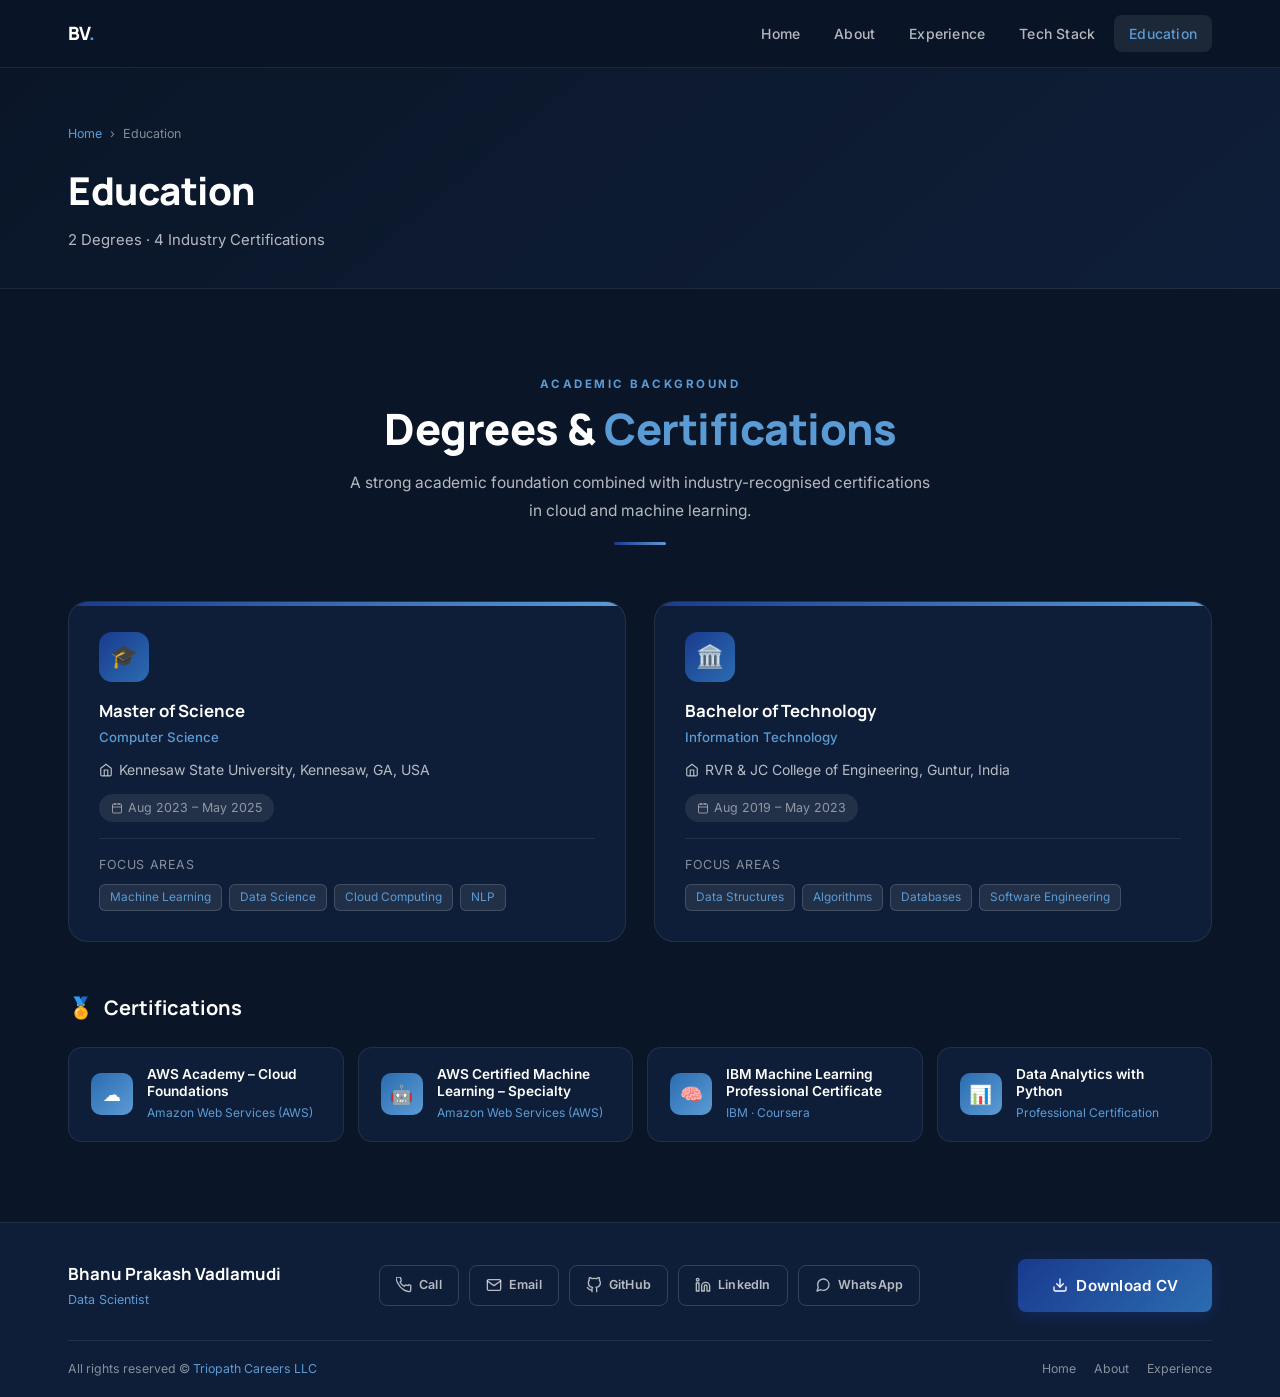
<file: education.html>
<!DOCTYPE html>
<html lang="en">
<head>
  <meta charset="UTF-8" />
  <meta name="viewport" content="width=device-width, initial-scale=1.0" />
  <meta name="description" content="Education and certifications of Bhanu Prakash Vadlamudi — Data Scientist." />
  <title>Education | Bhanu Vadlamudi</title>
  <link rel="stylesheet" href="assets/css/styles.css" />
  <link rel="stylesheet" href="assets/css/effects.css" />
  <link rel="icon" href="data:image/svg+xml,<svg xmlns='http://www.w3.org/2000/svg' viewBox='0 0 100 100'><defs><linearGradient id='g' x1='0' y1='0' x2='1' y2='1'><stop offset='0' stop-color='%231A3A8F'/><stop offset='1' stop-color='%232B6CB0'/></linearGradient></defs><rect width='100' height='100' rx='8' fill='url(%23g)'/><text x='50' y='68' font-family='Arial,sans-serif' font-weight='bold' font-size='44' fill='white' text-anchor='middle'>BV</text></svg>" />
</head>
<body data-page="education.html">

  <div id="nav-slot"></div>

  <div class="page-wrapper">

    <!-- Page Hero -->
    <div class="page-hero">
      <div class="page-hero-content">
        <div class="breadcrumb">
          <a href="index.html">Home</a>
          <span class="breadcrumb-sep">›</span>
          <span>Education</span>
        </div>
        <h1 class="page-title">Education</h1>
        <p class="page-subtitle">2 Degrees · 4 Industry Certifications</p>
      </div>
    </div>

    <!-- Education Section -->
    <section class="section">
      <div class="section-container">

        <div class="section-header">
          <span class="section-label">Academic Background</span>
          <h2 class="section-title">Degrees &amp; <span>Certifications</span></h2>
          <p class="section-desc">A strong academic foundation combined with industry-recognised certifications in cloud and machine learning.</p>
          <div class="section-bar"></div>
        </div>

        <!-- Degree Cards -->
        <div class="edu-grid">

          <!-- MS CS -->
          <div class="edu-card reveal">
            <div class="edu-icon">🎓</div>
            <div class="edu-degree">Master of Science</div>
            <div class="edu-field">Computer Science</div>
            <div class="edu-inst">
              <svg width="14" height="14" viewBox="0 0 24 24" fill="none" stroke="currentColor" stroke-width="2"><path d="M3 9l9-7 9 7v11a2 2 0 01-2 2H5a2 2 0 01-2-2z"/><polyline points="9 22 9 12 15 12 15 22"/></svg>
              Kennesaw State University, Kennesaw, GA, USA
            </div>
            <span class="edu-period">
              <svg width="12" height="12" viewBox="0 0 24 24" fill="none" stroke="currentColor" stroke-width="2"><rect x="3" y="4" width="18" height="18" rx="2"/><line x1="16" y1="2" x2="16" y2="6"/><line x1="8" y1="2" x2="8" y2="6"/><line x1="3" y1="10" x2="21" y2="10"/></svg>
              Aug 2023 – May 2025
            </span>
            <div style="margin-top:16px; padding-top:16px; border-top:1px solid var(--white-08);">
              <div style="font-size:.78rem; color:var(--white-50); text-transform:uppercase; letter-spacing:.6px; margin-bottom:8px;">Focus Areas</div>
              <div style="display:flex; flex-wrap:wrap; gap:7px;">
                <span style="font-size:.74rem; padding:3px 10px; border-radius:6px; background:var(--white-08); color:var(--light-azure); border:1px solid var(--white-15);">Machine Learning</span>
                <span style="font-size:.74rem; padding:3px 10px; border-radius:6px; background:var(--white-08); color:var(--light-azure); border:1px solid var(--white-15);">Data Science</span>
                <span style="font-size:.74rem; padding:3px 10px; border-radius:6px; background:var(--white-08); color:var(--light-azure); border:1px solid var(--white-15);">Cloud Computing</span>
                <span style="font-size:.74rem; padding:3px 10px; border-radius:6px; background:var(--white-08); color:var(--light-azure); border:1px solid var(--white-15);">NLP</span>
              </div>
            </div>
          </div>

          <!-- B.Tech IT -->
          <div class="edu-card reveal" style="transition-delay:.12s">
            <div class="edu-icon">🏛️</div>
            <div class="edu-degree">Bachelor of Technology</div>
            <div class="edu-field">Information Technology</div>
            <div class="edu-inst">
              <svg width="14" height="14" viewBox="0 0 24 24" fill="none" stroke="currentColor" stroke-width="2"><path d="M3 9l9-7 9 7v11a2 2 0 01-2 2H5a2 2 0 01-2-2z"/><polyline points="9 22 9 12 15 12 15 22"/></svg>
              RVR &amp; JC College of Engineering, Guntur, India
            </div>
            <span class="edu-period">
              <svg width="12" height="12" viewBox="0 0 24 24" fill="none" stroke="currentColor" stroke-width="2"><rect x="3" y="4" width="18" height="18" rx="2"/><line x1="16" y1="2" x2="16" y2="6"/><line x1="8" y1="2" x2="8" y2="6"/><line x1="3" y1="10" x2="21" y2="10"/></svg>
              Aug 2019 – May 2023
            </span>
            <div style="margin-top:16px; padding-top:16px; border-top:1px solid var(--white-08);">
              <div style="font-size:.78rem; color:var(--white-50); text-transform:uppercase; letter-spacing:.6px; margin-bottom:8px;">Focus Areas</div>
              <div style="display:flex; flex-wrap:wrap; gap:7px;">
                <span style="font-size:.74rem; padding:3px 10px; border-radius:6px; background:var(--white-08); color:var(--light-azure); border:1px solid var(--white-15);">Data Structures</span>
                <span style="font-size:.74rem; padding:3px 10px; border-radius:6px; background:var(--white-08); color:var(--light-azure); border:1px solid var(--white-15);">Algorithms</span>
                <span style="font-size:.74rem; padding:3px 10px; border-radius:6px; background:var(--white-08); color:var(--light-azure); border:1px solid var(--white-15);">Databases</span>
                <span style="font-size:.74rem; padding:3px 10px; border-radius:6px; background:var(--white-08); color:var(--light-azure); border:1px solid var(--white-15);">Software Engineering</span>
              </div>
            </div>
          </div>

        </div><!-- /edu-grid -->

        <!-- Certifications -->
        <div class="reveal" style="transition-delay:.2s">
          <div class="certs-title">
            <span style="font-size:1.3rem;">🏅</span> Certifications
          </div>
          <div class="certs-grid">

            <div class="cert-card">
              <div class="cert-ico">☁️</div>
              <div>
                <div class="cert-name">AWS Academy – Cloud Foundations</div>
                <div class="cert-issuer">Amazon Web Services (AWS)</div>
              </div>
            </div>

            <div class="cert-card" style="transition-delay:.08s">
              <div class="cert-ico">🤖</div>
              <div>
                <div class="cert-name">AWS Certified Machine Learning – Specialty</div>
                <div class="cert-issuer">Amazon Web Services (AWS)</div>
              </div>
            </div>

            <div class="cert-card" style="transition-delay:.16s">
              <div class="cert-ico">🧠</div>
              <div>
                <div class="cert-name">IBM Machine Learning Professional Certificate</div>
                <div class="cert-issuer">IBM · Coursera</div>
              </div>
            </div>

            <div class="cert-card" style="transition-delay:.24s">
              <div class="cert-ico">📊</div>
              <div>
                <div class="cert-name">Data Analytics with Python</div>
                <div class="cert-issuer">Professional Certification</div>
              </div>
            </div>

          </div>
        </div>

      </div>
    </section>

  </div>

  <div id="footer-slot"></div>
  <script src="assets/js/main.js"></script>
  <script src="assets/js/effects.js"></script>
</body>
</html>
</file>
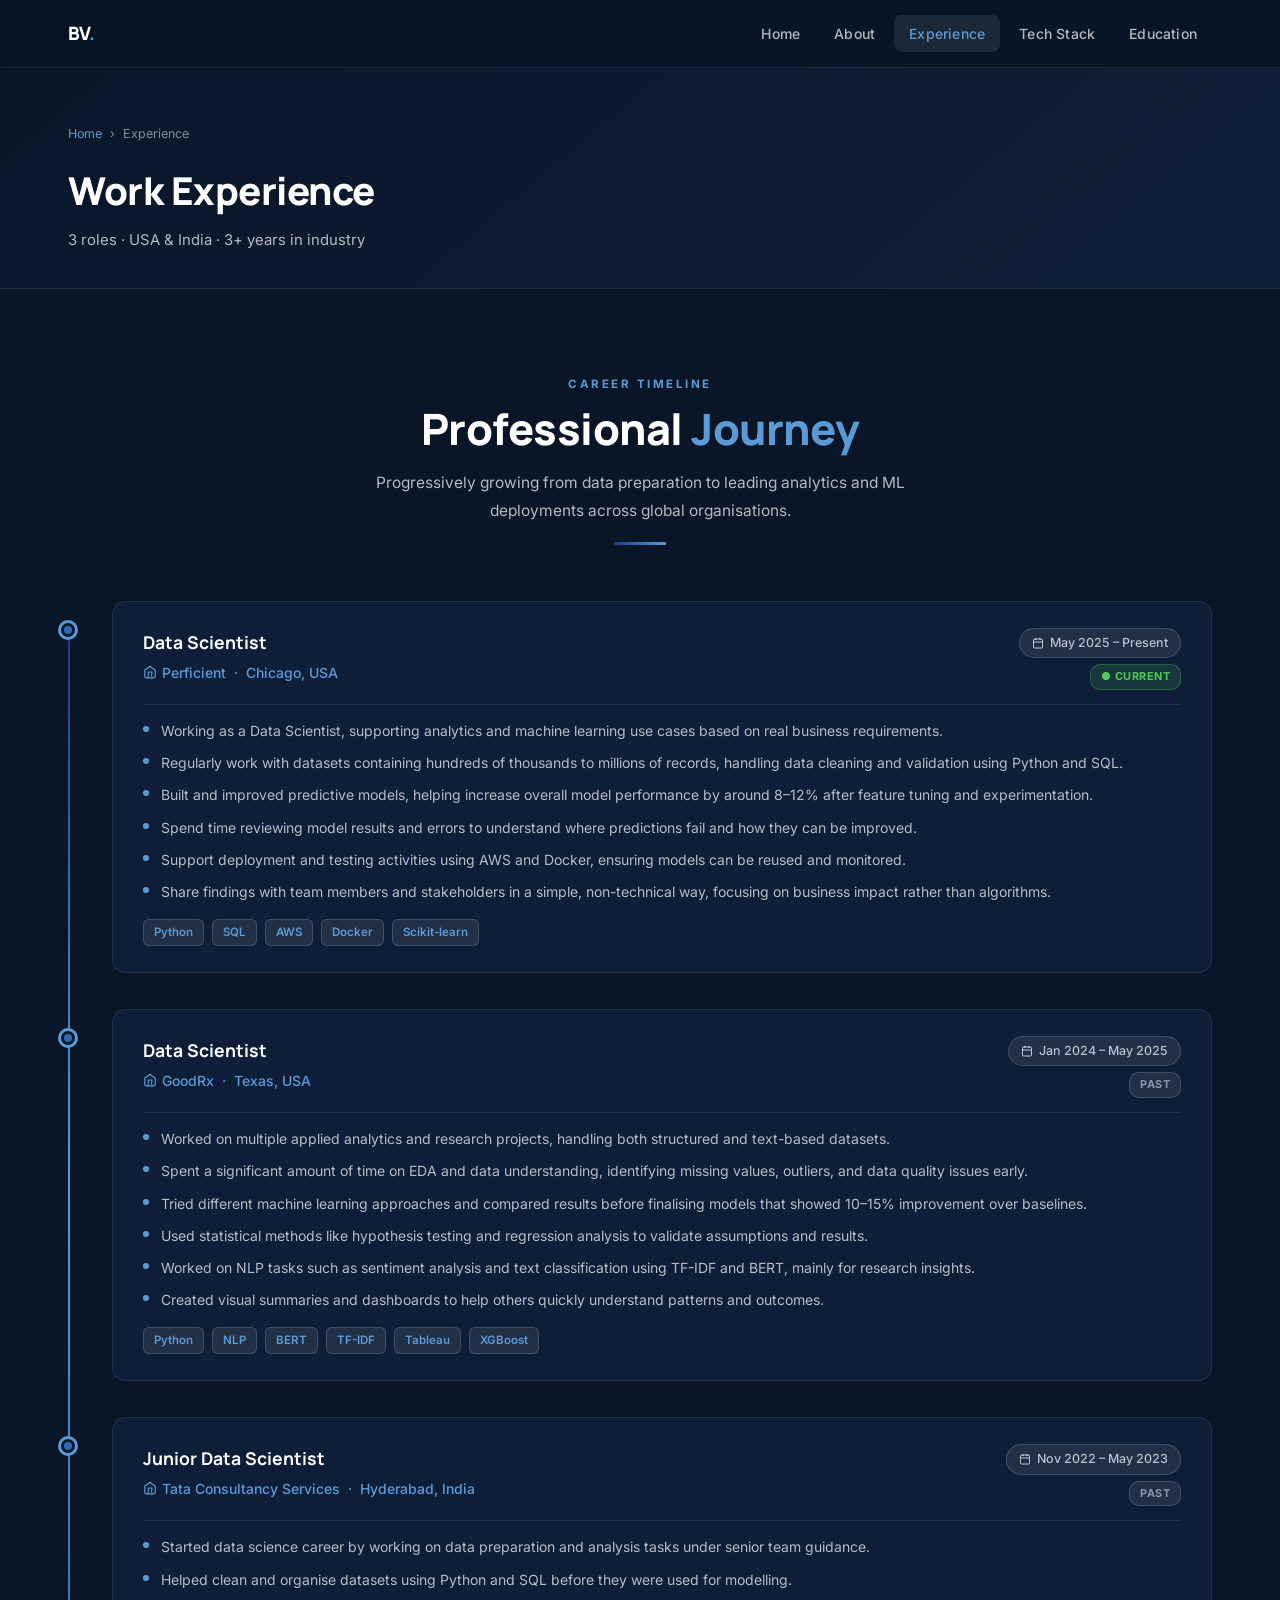
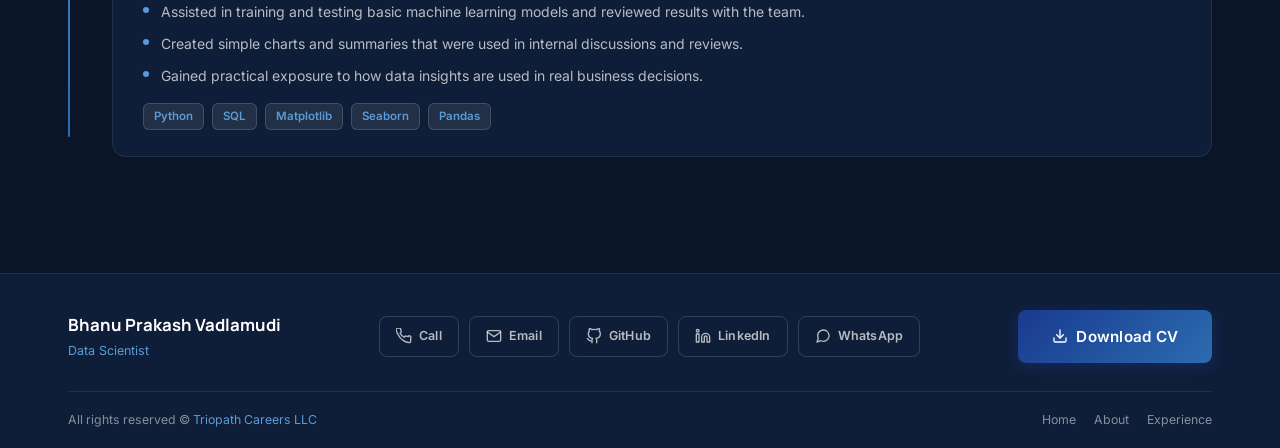
<file: experience.html>
<!DOCTYPE html>
<html lang="en">
<head>
  <meta charset="UTF-8" />
  <meta name="viewport" content="width=device-width, initial-scale=1.0" />
  <meta name="description" content="Work experience of Bhanu Prakash Vadlamudi — Data Scientist." />
  <title>Experience | Bhanu Vadlamudi</title>
  <link rel="stylesheet" href="assets/css/styles.css" />
  <link rel="stylesheet" href="assets/css/effects.css" />
  <link rel="icon" href="data:image/svg+xml,<svg xmlns='http://www.w3.org/2000/svg' viewBox='0 0 100 100'><defs><linearGradient id='g' x1='0' y1='0' x2='1' y2='1'><stop offset='0' stop-color='%231A3A8F'/><stop offset='1' stop-color='%232B6CB0'/></linearGradient></defs><rect width='100' height='100' rx='8' fill='url(%23g)'/><text x='50' y='68' font-family='Arial,sans-serif' font-weight='bold' font-size='44' fill='white' text-anchor='middle'>BV</text></svg>" />
</head>
<body data-page="experience.html">

  <div id="nav-slot"></div>

  <div class="page-wrapper">

    <!-- Page Hero -->
    <div class="page-hero">
      <div class="page-hero-content">
        <div class="breadcrumb">
          <a href="index.html">Home</a>
          <span class="breadcrumb-sep">›</span>
          <span>Experience</span>
        </div>
        <h1 class="page-title">Work Experience</h1>
        <p class="page-subtitle">3 roles · USA &amp; India · 3+ years in industry</p>
      </div>
    </div>

    <!-- Experience Section -->
    <section class="section">
      <div class="section-container">

        <div class="section-header">
          <span class="section-label">Career Timeline</span>
          <h2 class="section-title">Professional <span>Journey</span></h2>
          <p class="section-desc">Progressively growing from data preparation to leading analytics and ML deployments across global organisations.</p>
          <div class="section-bar"></div>
        </div>

        <div class="timeline">

          <!-- ── Role 1: Perficient (Current) ── -->
          <div class="tl-item reveal">
            <div class="tl-dot"></div>
            <div class="exp-card">
              <div class="exp-top">
                <div>
                  <div class="exp-role">Data Scientist</div>
                  <div class="exp-company">
                    <svg width="14" height="14" viewBox="0 0 24 24" fill="none" stroke="currentColor" stroke-width="2"><path d="M3 9l9-7 9 7v11a2 2 0 01-2 2H5a2 2 0 01-2-2z"/><polyline points="9 22 9 12 15 12 15 22"/></svg>
                    Perficient &nbsp;·&nbsp; Chicago, USA
                  </div>
                </div>
                <div class="exp-right">
                  <span class="exp-period">
                    <svg width="12" height="12" viewBox="0 0 24 24" fill="none" stroke="currentColor" stroke-width="2"><rect x="3" y="4" width="18" height="18" rx="2"/><line x1="16" y1="2" x2="16" y2="6"/><line x1="8" y1="2" x2="8" y2="6"/><line x1="3" y1="10" x2="21" y2="10"/></svg>
                    May 2025 – Present
                  </span>
                  <span class="badge badge-current">● Current</span>
                </div>
              </div>
              <div class="exp-hr"></div>
              <div class="exp-list">
                <div class="exp-point"><span class="exp-bullet"></span>Working as a Data Scientist, supporting analytics and machine learning use cases based on real business requirements.</div>
                <div class="exp-point"><span class="exp-bullet"></span>Regularly work with datasets containing hundreds of thousands to millions of records, handling data cleaning and validation using Python and SQL.</div>
                <div class="exp-point"><span class="exp-bullet"></span>Built and improved predictive models, helping increase overall model performance by around 8–12% after feature tuning and experimentation.</div>
                <div class="exp-point"><span class="exp-bullet"></span>Spend time reviewing model results and errors to understand where predictions fail and how they can be improved.</div>
                <div class="exp-point"><span class="exp-bullet"></span>Support deployment and testing activities using AWS and Docker, ensuring models can be reused and monitored.</div>
                <div class="exp-point"><span class="exp-bullet"></span>Share findings with team members and stakeholders in a simple, non-technical way, focusing on business impact rather than algorithms.</div>
              </div>
              <!-- Tech Tags -->
              <div style="display:flex; flex-wrap:wrap; gap:8px; margin-top:16px;">
                <span style="font-size:.72rem; font-weight:600; padding:3px 10px; border-radius:6px; background:var(--white-08); color:var(--light-azure); border:1px solid var(--white-15);">Python</span>
                <span style="font-size:.72rem; font-weight:600; padding:3px 10px; border-radius:6px; background:var(--white-08); color:var(--light-azure); border:1px solid var(--white-15);">SQL</span>
                <span style="font-size:.72rem; font-weight:600; padding:3px 10px; border-radius:6px; background:var(--white-08); color:var(--light-azure); border:1px solid var(--white-15);">AWS</span>
                <span style="font-size:.72rem; font-weight:600; padding:3px 10px; border-radius:6px; background:var(--white-08); color:var(--light-azure); border:1px solid var(--white-15);">Docker</span>
                <span style="font-size:.72rem; font-weight:600; padding:3px 10px; border-radius:6px; background:var(--white-08); color:var(--light-azure); border:1px solid var(--white-15);">Scikit-learn</span>
              </div>
            </div>
          </div>

          <!-- ── Role 2: GoodRx ── -->
          <div class="tl-item reveal" style="transition-delay:.12s">
            <div class="tl-dot"></div>
            <div class="exp-card">
              <div class="exp-top">
                <div>
                  <div class="exp-role">Data Scientist</div>
                  <div class="exp-company">
                    <svg width="14" height="14" viewBox="0 0 24 24" fill="none" stroke="currentColor" stroke-width="2"><path d="M3 9l9-7 9 7v11a2 2 0 01-2 2H5a2 2 0 01-2-2z"/><polyline points="9 22 9 12 15 12 15 22"/></svg>
                    GoodRx &nbsp;·&nbsp; Texas, USA
                  </div>
                </div>
                <div class="exp-right">
                  <span class="exp-period">
                    <svg width="12" height="12" viewBox="0 0 24 24" fill="none" stroke="currentColor" stroke-width="2"><rect x="3" y="4" width="18" height="18" rx="2"/><line x1="16" y1="2" x2="16" y2="6"/><line x1="8" y1="2" x2="8" y2="6"/><line x1="3" y1="10" x2="21" y2="10"/></svg>
                    Jan 2024 – May 2025
                  </span>
                  <span class="badge badge-past">Past</span>
                </div>
              </div>
              <div class="exp-hr"></div>
              <div class="exp-list">
                <div class="exp-point"><span class="exp-bullet"></span>Worked on multiple applied analytics and research projects, handling both structured and text-based datasets.</div>
                <div class="exp-point"><span class="exp-bullet"></span>Spent a significant amount of time on EDA and data understanding, identifying missing values, outliers, and data quality issues early.</div>
                <div class="exp-point"><span class="exp-bullet"></span>Tried different machine learning approaches and compared results before finalising models that showed 10–15% improvement over baselines.</div>
                <div class="exp-point"><span class="exp-bullet"></span>Used statistical methods like hypothesis testing and regression analysis to validate assumptions and results.</div>
                <div class="exp-point"><span class="exp-bullet"></span>Worked on NLP tasks such as sentiment analysis and text classification using TF-IDF and BERT, mainly for research insights.</div>
                <div class="exp-point"><span class="exp-bullet"></span>Created visual summaries and dashboards to help others quickly understand patterns and outcomes.</div>
              </div>
              <div style="display:flex; flex-wrap:wrap; gap:8px; margin-top:16px;">
                <span style="font-size:.72rem; font-weight:600; padding:3px 10px; border-radius:6px; background:var(--white-08); color:var(--light-azure); border:1px solid var(--white-15);">Python</span>
                <span style="font-size:.72rem; font-weight:600; padding:3px 10px; border-radius:6px; background:var(--white-08); color:var(--light-azure); border:1px solid var(--white-15);">NLP</span>
                <span style="font-size:.72rem; font-weight:600; padding:3px 10px; border-radius:6px; background:var(--white-08); color:var(--light-azure); border:1px solid var(--white-15);">BERT</span>
                <span style="font-size:.72rem; font-weight:600; padding:3px 10px; border-radius:6px; background:var(--white-08); color:var(--light-azure); border:1px solid var(--white-15);">TF-IDF</span>
                <span style="font-size:.72rem; font-weight:600; padding:3px 10px; border-radius:6px; background:var(--white-08); color:var(--light-azure); border:1px solid var(--white-15);">Tableau</span>
                <span style="font-size:.72rem; font-weight:600; padding:3px 10px; border-radius:6px; background:var(--white-08); color:var(--light-azure); border:1px solid var(--white-15);">XGBoost</span>
              </div>
            </div>
          </div>

          <!-- ── Role 3: TCS ── -->
          <div class="tl-item reveal" style="transition-delay:.24s">
            <div class="tl-dot"></div>
            <div class="exp-card">
              <div class="exp-top">
                <div>
                  <div class="exp-role">Junior Data Scientist</div>
                  <div class="exp-company">
                    <svg width="14" height="14" viewBox="0 0 24 24" fill="none" stroke="currentColor" stroke-width="2"><path d="M3 9l9-7 9 7v11a2 2 0 01-2 2H5a2 2 0 01-2-2z"/><polyline points="9 22 9 12 15 12 15 22"/></svg>
                    Tata Consultancy Services &nbsp;·&nbsp; Hyderabad, India
                  </div>
                </div>
                <div class="exp-right">
                  <span class="exp-period">
                    <svg width="12" height="12" viewBox="0 0 24 24" fill="none" stroke="currentColor" stroke-width="2"><rect x="3" y="4" width="18" height="18" rx="2"/><line x1="16" y1="2" x2="16" y2="6"/><line x1="8" y1="2" x2="8" y2="6"/><line x1="3" y1="10" x2="21" y2="10"/></svg>
                    Nov 2022 – May 2023
                  </span>
                  <span class="badge badge-past">Past</span>
                </div>
              </div>
              <div class="exp-hr"></div>
              <div class="exp-list">
                <div class="exp-point"><span class="exp-bullet"></span>Started data science career by working on data preparation and analysis tasks under senior team guidance.</div>
                <div class="exp-point"><span class="exp-bullet"></span>Helped clean and organise datasets using Python and SQL before they were used for modelling.</div>
                <div class="exp-point"><span class="exp-bullet"></span>Assisted in training and testing basic machine learning models and reviewed results with the team.</div>
                <div class="exp-point"><span class="exp-bullet"></span>Created simple charts and summaries that were used in internal discussions and reviews.</div>
                <div class="exp-point"><span class="exp-bullet"></span>Gained practical exposure to how data insights are used in real business decisions.</div>
              </div>
              <div style="display:flex; flex-wrap:wrap; gap:8px; margin-top:16px;">
                <span style="font-size:.72rem; font-weight:600; padding:3px 10px; border-radius:6px; background:var(--white-08); color:var(--light-azure); border:1px solid var(--white-15);">Python</span>
                <span style="font-size:.72rem; font-weight:600; padding:3px 10px; border-radius:6px; background:var(--white-08); color:var(--light-azure); border:1px solid var(--white-15);">SQL</span>
                <span style="font-size:.72rem; font-weight:600; padding:3px 10px; border-radius:6px; background:var(--white-08); color:var(--light-azure); border:1px solid var(--white-15);">Matplotlib</span>
                <span style="font-size:.72rem; font-weight:600; padding:3px 10px; border-radius:6px; background:var(--white-08); color:var(--light-azure); border:1px solid var(--white-15);">Seaborn</span>
                <span style="font-size:.72rem; font-weight:600; padding:3px 10px; border-radius:6px; background:var(--white-08); color:var(--light-azure); border:1px solid var(--white-15);">Pandas</span>
              </div>
            </div>
          </div>

        </div><!-- /timeline -->
      </div>
    </section>

  </div>

  <div id="footer-slot"></div>
  <script src="assets/js/main.js"></script>
  <script src="assets/js/effects.js"></script>
</body>
</html>
</file>
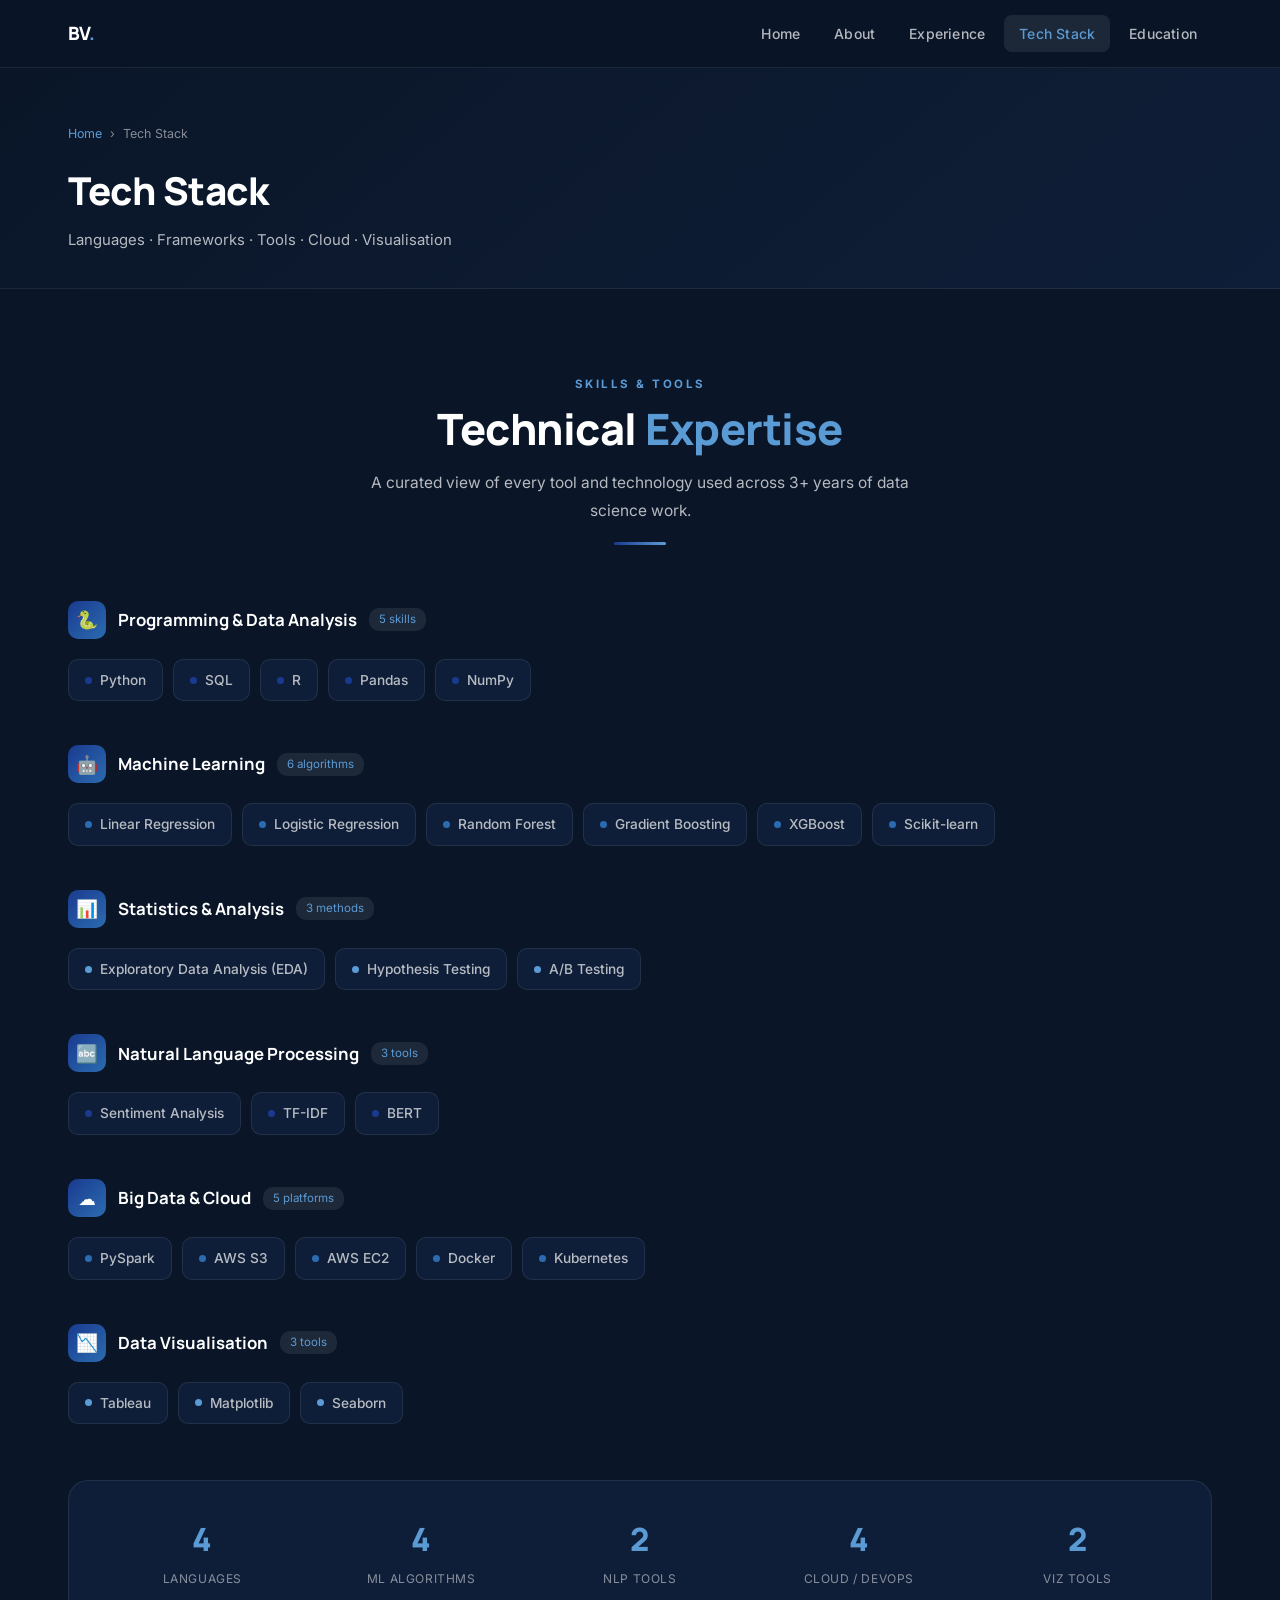
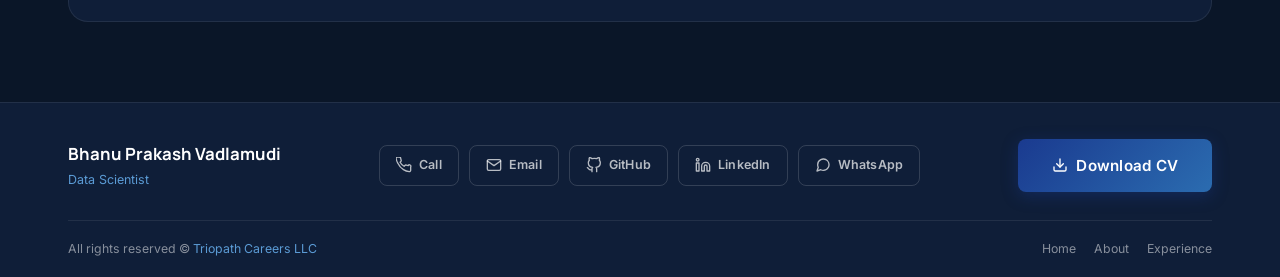
<file: techstack.html>
<!DOCTYPE html>
<html lang="en">
<head>
  <meta charset="UTF-8" />
  <meta name="viewport" content="width=device-width, initial-scale=1.0" />
  <meta name="description" content="Tech stack and skills of Bhanu Prakash Vadlamudi — Data Scientist." />
  <title>Tech Stack | Bhanu Vadlamudi</title>
  <link rel="stylesheet" href="assets/css/styles.css" />
  <link rel="stylesheet" href="assets/css/effects.css" />
  <link rel="icon" href="data:image/svg+xml,<svg xmlns='http://www.w3.org/2000/svg' viewBox='0 0 100 100'><defs><linearGradient id='g' x1='0' y1='0' x2='1' y2='1'><stop offset='0' stop-color='%231A3A8F'/><stop offset='1' stop-color='%232B6CB0'/></linearGradient></defs><rect width='100' height='100' rx='8' fill='url(%23g)'/><text x='50' y='68' font-family='Arial,sans-serif' font-weight='bold' font-size='44' fill='white' text-anchor='middle'>BV</text></svg>" />
</head>
<body data-page="techstack.html">

  <div id="nav-slot"></div>

  <div class="page-wrapper">

    <!-- Page Hero -->
    <div class="page-hero">
      <div class="page-hero-content">
        <div class="breadcrumb">
          <a href="index.html">Home</a>
          <span class="breadcrumb-sep">›</span>
          <span>Tech Stack</span>
        </div>
        <h1 class="page-title">Tech Stack</h1>
        <p class="page-subtitle">Languages · Frameworks · Tools · Cloud · Visualisation</p>
      </div>
    </div>

    <!-- Tech Stack Section -->
    <section class="section">
      <div class="section-container">

        <div class="section-header">
          <span class="section-label">Skills &amp; Tools</span>
          <h2 class="section-title">Technical <span>Expertise</span></h2>
          <p class="section-desc">A curated view of every tool and technology used across 3+ years of data science work.</p>
          <div class="section-bar"></div>
        </div>

        <div class="tech-grid">

          <!-- ── Programming & Data Analysis ── -->
          <div class="tech-cat reveal">
            <div class="cat-head">
              <div class="cat-icon">🐍</div>
              <div class="cat-title">Programming &amp; Data Analysis</div>
              <span class="cat-count">5 skills</span>
            </div>
            <div class="skills-wrap">
              <span class="skill-pill"><span class="skill-pip pip-royal"></span>Python</span>
              <span class="skill-pill"><span class="skill-pip pip-royal"></span>SQL</span>
              <span class="skill-pill"><span class="skill-pip pip-royal"></span>R</span>
              <span class="skill-pill"><span class="skill-pip pip-royal"></span>Pandas</span>
              <span class="skill-pill"><span class="skill-pip pip-royal"></span>NumPy</span>
            </div>
          </div>

          <!-- ── Machine Learning ── -->
          <div class="tech-cat reveal" style="transition-delay:.1s">
            <div class="cat-head">
              <div class="cat-icon">🤖</div>
              <div class="cat-title">Machine Learning</div>
              <span class="cat-count">6 algorithms</span>
            </div>
            <div class="skills-wrap">
              <span class="skill-pill"><span class="skill-pip pip-azure"></span>Linear Regression</span>
              <span class="skill-pill"><span class="skill-pip pip-azure"></span>Logistic Regression</span>
              <span class="skill-pill"><span class="skill-pip pip-azure"></span>Random Forest</span>
              <span class="skill-pill"><span class="skill-pip pip-azure"></span>Gradient Boosting</span>
              <span class="skill-pill"><span class="skill-pip pip-azure"></span>XGBoost</span>
              <span class="skill-pill"><span class="skill-pip pip-azure"></span>Scikit-learn</span>
            </div>
          </div>

          <!-- ── Statistics & Analysis ── -->
          <div class="tech-cat reveal" style="transition-delay:.2s">
            <div class="cat-head">
              <div class="cat-icon">📊</div>
              <div class="cat-title">Statistics &amp; Analysis</div>
              <span class="cat-count">3 methods</span>
            </div>
            <div class="skills-wrap">
              <span class="skill-pill"><span class="skill-pip pip-light"></span>Exploratory Data Analysis (EDA)</span>
              <span class="skill-pill"><span class="skill-pip pip-light"></span>Hypothesis Testing</span>
              <span class="skill-pill"><span class="skill-pip pip-light"></span>A/B Testing</span>
            </div>
          </div>

          <!-- ── Natural Language Processing ── -->
          <div class="tech-cat reveal" style="transition-delay:.3s">
            <div class="cat-head">
              <div class="cat-icon">🔤</div>
              <div class="cat-title">Natural Language Processing</div>
              <span class="cat-count">3 tools</span>
            </div>
            <div class="skills-wrap">
              <span class="skill-pill"><span class="skill-pip pip-royal"></span>Sentiment Analysis</span>
              <span class="skill-pill"><span class="skill-pip pip-royal"></span>TF-IDF</span>
              <span class="skill-pill"><span class="skill-pip pip-royal"></span>BERT</span>
            </div>
          </div>

          <!-- ── Big Data & Cloud ── -->
          <div class="tech-cat reveal" style="transition-delay:.4s">
            <div class="cat-head">
              <div class="cat-icon">☁️</div>
              <div class="cat-title">Big Data &amp; Cloud</div>
              <span class="cat-count">5 platforms</span>
            </div>
            <div class="skills-wrap">
              <span class="skill-pill"><span class="skill-pip pip-azure"></span>PySpark</span>
              <span class="skill-pill"><span class="skill-pip pip-azure"></span>AWS S3</span>
              <span class="skill-pill"><span class="skill-pip pip-azure"></span>AWS EC2</span>
              <span class="skill-pill"><span class="skill-pip pip-azure"></span>Docker</span>
              <span class="skill-pill"><span class="skill-pip pip-azure"></span>Kubernetes</span>
            </div>
          </div>

          <!-- ── Data Visualisation ── -->
          <div class="tech-cat reveal" style="transition-delay:.5s">
            <div class="cat-head">
              <div class="cat-icon">📉</div>
              <div class="cat-title">Data Visualisation</div>
              <span class="cat-count">3 tools</span>
            </div>
            <div class="skills-wrap">
              <span class="skill-pill"><span class="skill-pip pip-light"></span>Tableau</span>
              <span class="skill-pill"><span class="skill-pip pip-light"></span>Matplotlib</span>
              <span class="skill-pill"><span class="skill-pip pip-light"></span>Seaborn</span>
            </div>
          </div>

        </div><!-- /tech-grid -->

        <!-- Summary Bar -->
        <div class="reveal" style="margin-top:56px;">
          <div style="background:var(--navy-mid); border:1px solid var(--white-08); border-radius:var(--radius-lg); padding:32px 36px; display:grid; grid-template-columns:repeat(auto-fit,minmax(140px,1fr)); gap:24px; text-align:center;">
            <div>
              <div style="font-family:var(--font-heading);font-size:2rem;font-weight:800;color:var(--light-azure)" data-count="5" data-suffix="">5</div>
              <div style="font-size:.75rem;color:var(--white-50);text-transform:uppercase;letter-spacing:.6px;margin-top:3px;">Languages</div>
            </div>
            <div>
              <div style="font-family:var(--font-heading);font-size:2rem;font-weight:800;color:var(--light-azure)" data-count="6" data-suffix="">6</div>
              <div style="font-size:.75rem;color:var(--white-50);text-transform:uppercase;letter-spacing:.6px;margin-top:3px;">ML Algorithms</div>
            </div>
            <div>
              <div style="font-family:var(--font-heading);font-size:2rem;font-weight:800;color:var(--light-azure)" data-count="3" data-suffix="">3</div>
              <div style="font-size:.75rem;color:var(--white-50);text-transform:uppercase;letter-spacing:.6px;margin-top:3px;">NLP Tools</div>
            </div>
            <div>
              <div style="font-family:var(--font-heading);font-size:2rem;font-weight:800;color:var(--light-azure)" data-count="5" data-suffix="">5</div>
              <div style="font-size:.75rem;color:var(--white-50);text-transform:uppercase;letter-spacing:.6px;margin-top:3px;">Cloud / DevOps</div>
            </div>
            <div>
              <div style="font-family:var(--font-heading);font-size:2rem;font-weight:800;color:var(--light-azure)" data-count="3" data-suffix="">3</div>
              <div style="font-size:.75rem;color:var(--white-50);text-transform:uppercase;letter-spacing:.6px;margin-top:3px;">Viz Tools</div>
            </div>
          </div>
        </div>

      </div>
    </section>

  </div>

  <div id="footer-slot"></div>
  <script src="assets/js/main.js"></script>
  <script src="assets/js/effects.js"></script>
</body>
</html>
</file>
<file: assets/css/styles.css>
/* ============================================================
   BHANU VADLAMUDI PORTFOLIO — Design System
   Fonts  : Inter (Samsung One alt) · Manrope (Oracle Sans alt)
   Colors : Dark Navy #0A1628 · Royal Blue #1A3A8F
            Royal Azure #2B6CB0 · Light Azure #5B9BD5 · White #FFFFFF
   ============================================================ */

@import url('https://fonts.googleapis.com/css2?family=Inter:wght@300;400;500;600;700&family=Manrope:wght@400;500;600;700;800&display=swap');

/* ── Variables ─────────────────────────────────────────────── */
:root {
  --dark-navy    : #0A1628;
  --navy-mid     : #0F1E38;
  --navy-light   : #152744;
  --royal-blue   : #1A3A8F;
  --royal-azure  : #2B6CB0;
  --light-azure  : #5B9BD5;
  --white        : #FFFFFF;
  --white-90     : rgba(255,255,255,.90);
  --white-70     : rgba(255,255,255,.70);
  --white-50     : rgba(255,255,255,.50);
  --white-30     : rgba(255,255,255,.30);
  --white-15     : rgba(255,255,255,.15);
  --white-08     : rgba(255,255,255,.08);

  --font-primary  : 'Inter',   system-ui, sans-serif;
  --font-heading  : 'Manrope', system-ui, sans-serif;

  --nav-h     : 68px;
  --radius-sm : 8px;
  --radius-md : 14px;
  --radius-lg : 20px;
  --ease      : all .3s ease;
  --ease-slow : all .55s ease;
}

/* ── Reset ─────────────────────────────────────────────────── */
*,*::before,*::after { margin:0; padding:0; box-sizing:border-box; }
html { scroll-behavior:smooth; font-size:16px; }
body {
  font-family: var(--font-primary);
  background : var(--dark-navy);
  color      : var(--white);
  line-height: 1.65;
  overflow-x : hidden;
}
a   { text-decoration:none; color:inherit; }
ul  { list-style:none; }
img { max-width:100%; height:auto; }

/* ── Navbar ────────────────────────────────────────────────── */
.navbar {
  position  : fixed;
  inset-block-start : 0;
  left: 0; right: 0;
  height    : var(--nav-h);
  background: rgba(10,22,40,.94);
  backdrop-filter: blur(12px);
  border-bottom: 1px solid var(--white-08);
  z-index   : 1000;
  transition: var(--ease);
}
.navbar.scrolled {
  background : rgba(10,22,40,.99);
  box-shadow : 0 4px 24px rgba(0,0,0,.35);
}
.nav-container {
  max-width : 1200px;
  margin    : 0 auto;
  padding   : 0 28px;
  height    : 100%;
  display   : flex;
  align-items    : center;
  justify-content: space-between;
}
.nav-logo {
  font-family: var(--font-heading);
  font-weight: 800;
  font-size  : 1.15rem;
  letter-spacing: -.4px;
  color: var(--white);
}
.nav-logo span { color: var(--light-azure); }

.nav-links { display:flex; align-items:center; gap:4px; }
.nav-links a {
  font-size  : .875rem;
  font-weight: 500;
  color      : var(--white-70);
  padding    : 7px 15px;
  border-radius: var(--radius-sm);
  transition : var(--ease);
  letter-spacing: .2px;
}
.nav-links a:hover { color:var(--white); background:var(--white-08); }
.nav-links a.active { color:var(--light-azure); background:var(--white-08); }

/* Hamburger */
.hamburger {
  display:none; flex-direction:column; gap:5px;
  cursor:pointer; padding:8px; border-radius:var(--radius-sm);
  transition:var(--ease);
}
.hamburger:hover { background:var(--white-08); }
.hamburger span {
  display:block; width:22px; height:2px;
  background:var(--white); border-radius:2px; transition:var(--ease);
}
.hamburger.open span:nth-child(1) { transform:rotate(45deg) translate(5px,5px); }
.hamburger.open span:nth-child(2) { opacity:0; }
.hamburger.open span:nth-child(3) { transform:rotate(-45deg) translate(5px,-5px); }

/* Mobile drawer */
.mobile-nav {
  display   : none;
  flex-direction: column;
  position  : fixed;
  top       : var(--nav-h);
  left:0; right:0;
  background: rgba(10,22,40,.98);
  backdrop-filter: blur(12px);
  padding   : 12px 24px 24px;
  border-bottom: 1px solid var(--white-08);
  z-index   : 999;
  opacity   : 0;
  transform : translateY(-8px);
  pointer-events: none;
  transition: var(--ease);
}
.mobile-nav.open {
  display: flex; opacity:1;
  transform: translateY(0); pointer-events:all;
}
.mobile-nav a {
  font-size:.95rem; font-weight:500;
  color:var(--white-70); padding:13px 0;
  border-bottom:1px solid var(--white-08);
  transition:var(--ease);
}
.mobile-nav a:hover, .mobile-nav a.active { color:var(--light-azure); }

/* ── Page Wrapper ──────────────────────────────────────────── */
.page-wrapper { padding-top:var(--nav-h); min-height:100vh; }

/* ── Section Base ──────────────────────────────────────────── */
.section { padding:80px 0; position:relative; }
.section-container { max-width:1200px; margin:0 auto; padding:0 28px; }

.section-header { text-align:center; margin-bottom:56px; }
.section-label {
  display:inline-block; font-size:.72rem; font-weight:700;
  color:var(--light-azure); text-transform:uppercase;
  letter-spacing:2.5px; margin-bottom:10px;
}
.section-title {
  font-family: var(--font-heading);
  font-size  : clamp(1.9rem,4vw,2.7rem);
  font-weight: 800;
  line-height : 1.18;
  letter-spacing: -.5px;
  margin-bottom: 14px;
}
.section-title span { color:var(--light-azure); }
.section-desc {
  font-size:.97rem; color:var(--white-70);
  max-width:580px; margin:0 auto; line-height:1.75;
}
.section-bar {
  width:52px; height:3px;
  background:linear-gradient(90deg,var(--royal-blue),var(--light-azure));
  border-radius:2px; margin:18px auto 0;
}

/* ── Buttons ───────────────────────────────────────────────── */
.btn {
  display:inline-flex; align-items:center; gap:8px;
  padding:11px 26px; border-radius:var(--radius-sm);
  font-family:var(--font-primary); font-size:.875rem;
  font-weight:600; letter-spacing:.25px;
  cursor:pointer; border:none; outline:none;
  text-decoration:none; transition:var(--ease);
}
.btn-primary {
  background:linear-gradient(135deg,var(--royal-blue),var(--royal-azure));
  color:var(--white);
  box-shadow:0 4px 16px rgba(26,58,143,.4);
}
.btn-primary:hover { transform:translateY(-2px); box-shadow:0 8px 22px rgba(26,58,143,.55); }
.btn-outline {
  background:transparent; color:var(--white);
  border:1.5px solid var(--white-30);
}
.btn-outline:hover {
  background:var(--white-08);
  border-color:var(--light-azure);
  color:var(--light-azure);
  transform:translateY(-2px);
}
.btn-lg { padding:14px 34px; font-size:.95rem; }

/* ── Page Hero (inner pages) ───────────────────────────────── */
.page-hero {
  background:linear-gradient(140deg,var(--dark-navy) 0%,var(--navy-mid) 100%);
  padding:56px 0 36px;
  border-bottom:1px solid var(--white-08);
  position:relative; overflow:hidden;
}
.page-hero::after {
  content:''; position:absolute;
  bottom:-1px; left:0; right:0; height:1px;
  background:linear-gradient(90deg,transparent,var(--light-azure),transparent);
}
.page-hero-content { max-width:1200px; margin:0 auto; padding:0 28px; }
.breadcrumb {
  display:flex; align-items:center; gap:8px;
  font-size:.78rem; color:var(--white-50); margin-bottom:14px;
}
.breadcrumb a { color:var(--light-azure); transition:var(--ease); }
.breadcrumb a:hover { color:var(--white); }
.page-title {
  font-family:var(--font-heading);
  font-size:clamp(1.7rem,3.5vw,2.4rem);
  font-weight:800; letter-spacing:-.5px; margin-bottom:6px;
}
.page-subtitle { font-size:.93rem; color:var(--white-70); }

/* ── Scroll-reveal ─────────────────────────────────────────── */
.reveal {
  opacity:0; transform:translateY(22px);
  transition:opacity .55s ease, transform .55s ease;
}
.reveal.visible { opacity:1; transform:translateY(0); }

.reveal-x {
  opacity:0; transform:translateX(-22px);
  transition:opacity .5s ease, transform .5s ease;
}
.reveal-x.visible { opacity:1; transform:translateX(0); }

/* ── Scroll-to-top ─────────────────────────────────────────── */
.scroll-top {
  position:fixed; bottom:28px; right:28px;
  width:42px; height:42px;
  background:linear-gradient(135deg,var(--royal-blue),var(--royal-azure));
  border:none; border-radius:var(--radius-sm);
  display:flex; align-items:center; justify-content:center;
  cursor:pointer; z-index:100;
  opacity:0; transform:translateY(16px);
  transition:var(--ease);
  box-shadow:0 4px 16px rgba(0,0,0,.35);
}
.scroll-top.show { opacity:1; transform:translateY(0); }
.scroll-top:hover { transform:translateY(-3px); box-shadow:0 8px 20px rgba(26,58,143,.5); }
.scroll-top svg { color:var(--white); }

/* ════════════════════════════════════════
   HOME PAGE
   ════════════════════════════════════════ */
.hero {
  min-height:calc(100vh - var(--nav-h));
  display:flex; align-items:center; justify-content:center;
  position:relative; overflow:hidden;
  background:var(--dark-navy);
}
/* Dot-grid bg */
.hero::before {
  content:''; position:absolute; inset:0;
  background-image:
    radial-gradient(circle, rgba(91,155,213,.12) 1px, transparent 1px);
  background-size:36px 36px;
  animation: dotDrift 25s linear infinite;
}
/* Glow orb */
.hero::after {
  content:''; position:absolute;
  top:-30%; right:-15%; width:700px; height:700px;
  background:radial-gradient(circle,rgba(43,108,176,.13) 0%,transparent 65%);
  border-radius:50%;
  animation:breathe 7s ease-in-out infinite;
}
@keyframes dotDrift { to { background-position:36px 36px; } }
@keyframes breathe {
  0%,100%{ transform:scale(1); opacity:.6; }
  50%    { transform:scale(1.08); opacity:1; }
}

.hero-inner {
  position:relative; z-index:1;
  max-width:1200px; margin:0 auto; padding:40px 28px;
  display:grid; grid-template-columns:1.15fr 1fr;
  gap:56px; align-items:center;
}

/* Avatar */
.avatar-wrap { display:flex; justify-content:flex-start; align-items:center; padding-left:20px; }
.avatar-ring {
  width:290px; height:290px; border-radius:50%;
  border:2px solid rgba(91,155,213,.5);
  display:flex; align-items:center; justify-content:center;
  position:relative;
  box-shadow:0 0 0 6px rgba(91,155,213,.06),
             0 0 60px rgba(43,108,176,.2);
  animation:ringPulse 4s ease-in-out infinite;
}
@keyframes ringPulse {
  0%,100%{ box-shadow:0 0 0 6px rgba(91,155,213,.06), 0 0 40px rgba(43,108,176,.15); }
  50%    { box-shadow:0 0 0 12px rgba(91,155,213,.04), 0 0 70px rgba(43,108,176,.25); }
}
.avatar-circle {
  width:266px; height:266px; border-radius:50%;
  background:linear-gradient(145deg,var(--royal-blue),var(--royal-azure));
  display:flex; align-items:center; justify-content:center;
  font-family:var(--font-heading); font-size:5.5rem;
  font-weight:800; color:var(--white); letter-spacing:-3px;
  overflow:hidden;
  padding:0;
}
.avatar-circle img { width:100%; height:100%; object-fit:cover; border-radius:50%; }

.online-badge {
  position:absolute; bottom:14px; right:14px;
  background:linear-gradient(135deg,var(--royal-azure),var(--light-azure));
  color:var(--white); font-size:.72rem; font-weight:700;
  padding:5px 13px; border-radius:20px;
  border:2px solid var(--dark-navy);
  display:flex; align-items:center; gap:6px;
}
.badge-dot {
  width:7px; height:7px; background:#4FCB5A;
  border-radius:50%; animation:blink 1.6s ease-in-out infinite;
}
@keyframes blink { 0%,100%{opacity:1} 50%{opacity:.25} }

/* Hero text */
.hero-text { display:flex; flex-direction:column; gap:18px; padding-left:48px; }
.hero-chip {
  display:inline-flex; align-items:center; gap:7px;
  background:var(--white-08); border:1px solid var(--white-15);
  color:var(--light-azure); font-size:.72rem; font-weight:700;
  padding:5px 14px; border-radius:20px;
  letter-spacing:1.5px; text-transform:uppercase; width:fit-content;
}
.hero-name {
  font-family:var(--font-heading);
  font-size:clamp(2.1rem,3.8vw,3.4rem);
  font-weight:800; line-height:1.08; letter-spacing:-1.5px;
}
.hero-name span { color:var(--light-azure); }
.hero-role {
  font-family:var(--font-heading);
  font-size:clamp(1rem,2vw,1.3rem);
  font-weight:600; color:var(--royal-azure); letter-spacing:.3px;
}
.hero-desc {
  font-size:clamp(.87rem,1.4vw,.97rem);
  color:var(--white-70); line-height:1.75; max-width:460px;
}
.hero-stats { display:flex; gap:28px; flex-wrap:wrap; }
.stat-item { display:flex; flex-direction:column; gap:2px; }
.stat-num {
  font-family:var(--font-heading); font-size:1.9rem;
  font-weight:800; color:var(--light-azure); line-height:1;
}
.stat-lbl {
  font-size:.7rem; color:var(--white-50); font-weight:500;
  text-transform:uppercase; letter-spacing:.6px;
}
.hero-cta { display:flex; gap:14px; flex-wrap:wrap; }

/* ════════════════════════════════════════
   ABOUT PAGE
   ════════════════════════════════════════ */
.about-layout {
  display:grid; grid-template-columns:300px 1fr;
  gap:36px; align-items:start;
}
.about-sidebar {
  background:var(--navy-mid); border:1px solid var(--white-08);
  border-radius:var(--radius-lg); padding:28px 24px;
  text-align:center; position:sticky; top:82px;
}
.sidebar-avatar {
  width:108px; height:108px; border-radius:50%;
  background:linear-gradient(145deg,var(--royal-blue),var(--royal-azure));
  display:flex; align-items:center; justify-content:center;
  font-family:var(--font-heading); font-size:2.4rem;
  font-weight:800; color:var(--white);
  margin:0 auto 14px;
  border:3px solid var(--light-azure); overflow:hidden;
}
.sidebar-avatar img { width:100%; height:100%; object-fit:cover; }
.sidebar-name {
  font-family:var(--font-heading); font-size:1.1rem;
  font-weight:700; color:var(--white); margin-bottom:3px;
}
.sidebar-role { font-size:.8rem; color:var(--light-azure); font-weight:500; margin-bottom:20px; }
.sidebar-divider { height:1px; background:var(--white-08); margin-bottom:20px; }
.info-list { display:flex; flex-direction:column; gap:8px; text-align:left; }
.info-row {
  display:flex; align-items:flex-start; gap:10px;
  font-size:.82rem; color:var(--white-70);
  padding:8px 10px; background:var(--white-08);
  border-radius:var(--radius-sm);
}
.info-row svg { flex-shrink:0; color:var(--light-azure); margin-top:1px; }

/* About content blocks */
.about-blocks { display:flex; flex-direction:column; gap:24px; }
.about-card {
  background:var(--navy-mid); border:1px solid var(--white-08);
  border-radius:var(--radius-md); padding:26px 28px;
}
.about-card-title {
  font-family:var(--font-heading); font-size:1.05rem;
  font-weight:700; color:var(--white);
  margin-bottom:14px;
  display:flex; align-items:center; gap:10px;
}
.about-card-title::before {
  content:''; width:4px; height:18px; flex-shrink:0;
  background:linear-gradient(var(--royal-blue),var(--light-azure));
  border-radius:2px;
}
.about-card p { font-size:.93rem; color:var(--white-70); line-height:1.8; }

.kpi-grid {
  display:grid; grid-template-columns:repeat(auto-fit,minmax(150px,1fr));
  gap:14px;
}
.kpi-box {
  background:var(--navy-mid); border:1px solid var(--white-08);
  border-radius:var(--radius-md); padding:18px 16px; text-align:center;
  transition:var(--ease);
}
.kpi-box:hover { border-color:var(--light-azure); background:var(--navy-light); }
.kpi-icon { font-size:1.6rem; margin-bottom:8px; display:block; }
.kpi-val {
  font-family:var(--font-heading); font-size:1.55rem;
  font-weight:800; color:var(--light-azure); line-height:1;
}
.kpi-label { font-size:.7rem; color:var(--white-50); text-transform:uppercase; letter-spacing:.5px; margin-top:3px; }

/* ════════════════════════════════════════
   EXPERIENCE PAGE
   ════════════════════════════════════════ */
.timeline {
  position:relative; padding-left:44px;
}
.timeline::before {
  content:''; position:absolute;
  left:0; top:20px; bottom:20px; width:2px;
  background:linear-gradient(to bottom,var(--royal-blue),var(--light-azure),var(--royal-azure));
  border-radius:2px;
}
.tl-item {
  position:relative; margin-bottom:36px;
}
.tl-dot {
  position:absolute; left:-51px; top:22px;
  width:14px; height:14px; border-radius:50%;
  background:var(--royal-azure);
  border:3px solid var(--dark-navy);
  box-shadow:0 0 0 3px var(--light-azure);
  z-index:1; transition:var(--ease);
}
.tl-item:hover .tl-dot {
  background:var(--light-azure);
  box-shadow:0 0 0 3px var(--royal-blue), 0 0 12px var(--light-azure);
}
.exp-card {
  background:var(--navy-mid); border:1px solid var(--white-08);
  border-radius:var(--radius-md); padding:26px 30px;
  transition:var(--ease);
}
.exp-card:hover {
  border-color:rgba(91,155,213,.38);
  box-shadow:0 16px 36px rgba(0,0,0,.3);
  transform:translateX(5px);
}
.exp-top {
  display:flex; justify-content:space-between;
  align-items:flex-start; flex-wrap:wrap; gap:12px;
  margin-bottom:14px;
}
.exp-role {
  font-family:var(--font-heading); font-size:1.1rem;
  font-weight:700; color:var(--white); margin-bottom:4px;
}
.exp-company {
  font-size:.875rem; font-weight:500;
  color:var(--light-azure);
  display:flex; align-items:center; gap:5px;
}
.exp-right { display:flex; flex-direction:column; align-items:flex-end; gap:6px; }
.exp-period {
  display:inline-flex; align-items:center; gap:6px;
  background:var(--white-08); border:1px solid var(--white-15);
  color:var(--white-70); font-size:.78rem; font-weight:500;
  padding:4px 12px; border-radius:20px; white-space:nowrap;
}
.badge {
  display:inline-block; font-size:.68rem; font-weight:700;
  padding:3px 10px; border-radius:10px;
  text-transform:uppercase; letter-spacing:.5px;
}
.badge-current { background:rgba(79,203,90,.15); color:#4FCB5A; border:1px solid rgba(79,203,90,.3); }
.badge-past    { background:var(--white-08); color:var(--white-50); border:1px solid var(--white-15); }
.exp-hr { height:1px; background:var(--white-08); margin:14px 0; }
.exp-list { display:flex; flex-direction:column; gap:9px; }
.exp-point {
  display:flex; align-items:flex-start; gap:12px;
  font-size:.875rem; color:var(--white-70); line-height:1.65;
}
.exp-bullet {
  width:6px; height:6px; min-width:6px;
  border-radius:50%; background:var(--light-azure); margin-top:7px;
}

/* ════════════════════════════════════════
   TECH STACK PAGE
   ════════════════════════════════════════ */
.tech-grid { display:flex; flex-direction:column; gap:44px; }
.tech-cat { }
.cat-head {
  display:flex; align-items:center; gap:12px; margin-bottom:20px;
}
.cat-icon {
  width:38px; height:38px; border-radius:10px;
  background:linear-gradient(135deg,var(--royal-blue),var(--royal-azure));
  display:flex; align-items:center; justify-content:center;
  font-size:1.1rem; flex-shrink:0;
}
.cat-title { font-family:var(--font-heading); font-size:1.05rem; font-weight:700; color:var(--white); }
.cat-count {
  font-size:.72rem; color:var(--light-azure);
  background:var(--white-08); padding:2px 10px; border-radius:10px;
}
.skills-wrap { display:flex; flex-wrap:wrap; gap:10px; }
.skill-pill {
  display:inline-flex; align-items:center; gap:8px;
  background:var(--navy-mid); border:1px solid var(--white-08);
  color:var(--white-70); font-size:.855rem; font-weight:500;
  padding:9px 16px; border-radius:10px;
  transition:var(--ease); cursor:default;
}
.skill-pill:hover {
  background:var(--navy-light); border-color:var(--light-azure);
  color:var(--white); transform:translateY(-2px);
  box-shadow:0 8px 20px rgba(0,0,0,.25);
}
.skill-pip {
  width:7px; height:7px; border-radius:50%; flex-shrink:0;
}
.pip-royal { background:var(--royal-blue); }
.pip-azure { background:var(--royal-azure); }
.pip-light { background:var(--light-azure); }

/* ════════════════════════════════════════
   EDUCATION PAGE
   ════════════════════════════════════════ */
.edu-grid {
  display:grid; grid-template-columns:1fr 1fr;
  gap:28px; margin-bottom:48px;
}
.edu-card {
  background:var(--navy-mid); border:1px solid var(--white-08);
  border-radius:var(--radius-lg); padding:30px;
  position:relative; overflow:hidden;
  transition:var(--ease);
}
.edu-card::before {
  content:''; position:absolute;
  top:0; left:0; right:0; height:4px;
  background:linear-gradient(90deg,var(--royal-blue),var(--light-azure));
}
.edu-card:hover { border-color:rgba(91,155,213,.4); box-shadow:0 20px 42px rgba(0,0,0,.3); }
.edu-icon {
  width:50px; height:50px; border-radius:13px;
  background:linear-gradient(135deg,var(--royal-blue),var(--royal-azure));
  display:flex; align-items:center; justify-content:center;
  font-size:1.4rem; margin-bottom:18px;
}
.edu-degree {
  font-family:var(--font-heading); font-size:1.05rem;
  font-weight:700; color:var(--white); line-height:1.3; margin-bottom:5px;
}
.edu-field { font-size:.83rem; color:var(--light-azure); font-weight:500; margin-bottom:10px; }
.edu-inst {
  font-size:.875rem; color:var(--white-70);
  margin-bottom:12px;
  display:flex; align-items:center; gap:6px;
}
.edu-period {
  display:inline-flex; align-items:center; gap:5px;
  font-size:.78rem; color:var(--white-50);
  background:var(--white-08); padding:4px 12px; border-radius:20px;
}

/* Certs */
.certs-title {
  font-family:var(--font-heading); font-size:1.25rem;
  font-weight:700; color:var(--white); margin-bottom:22px;
  display:flex; align-items:center; gap:10px;
}
.certs-grid {
  display:grid; grid-template-columns:repeat(auto-fit,minmax(260px,1fr));
  gap:14px;
}
.cert-card {
  background:var(--navy-mid); border:1px solid var(--white-08);
  border-radius:var(--radius-md); padding:18px 22px;
  display:flex; align-items:center; gap:14px;
  transition:var(--ease);
}
.cert-card:hover { border-color:var(--light-azure); background:var(--navy-light); }
.cert-ico {
  width:42px; height:42px; border-radius:10px;
  background:linear-gradient(135deg,var(--royal-azure),var(--light-azure));
  display:flex; align-items:center; justify-content:center;
  font-size:1.15rem; flex-shrink:0;
}
.cert-name { font-size:.855rem; font-weight:600; color:var(--white); line-height:1.3; }
.cert-issuer { font-size:.75rem; color:var(--light-azure); margin-top:2px; }

/* ════════════════════════════════════════
   FOOTER
   ════════════════════════════════════════ */
.footer {
  background:var(--navy-mid);
  border-top:1px solid var(--white-08);
  padding:36px 0 0;
}
.footer-inner { max-width:1200px; margin:0 auto; padding:0 28px; }

.footer-top {
  display:grid; grid-template-columns:auto 1fr auto;
  gap:32px; align-items:center;
  padding-bottom:28px;
  border-bottom:1px solid var(--white-08);
}
.footer-brand-name {
  font-family:var(--font-heading); font-size:1.05rem;
  font-weight:700; color:var(--white); margin-bottom:2px;
}
.footer-brand-role { font-size:.78rem; color:var(--light-azure); }

.footer-contacts { display:flex; justify-content:center; flex-wrap:wrap; gap:10px; }
.f-btn {
  display:inline-flex; align-items:center; gap:7px;
  padding:9px 16px; border-radius:var(--radius-sm);
  font-size:.78rem; font-weight:600; letter-spacing:.2px;
  border:1.5px solid var(--white-15); background:transparent;
  color:var(--white-70); cursor:pointer; transition:var(--ease);
  text-decoration:none;
}
.f-btn:hover            { background:var(--white-08); border-color:var(--light-azure); color:var(--white); transform:translateY(-2px); }
.f-btn.whatsapp:hover   { border-color:#25D366; color:#4FCB5A; }
.f-btn.linkedin:hover   { border-color:var(--light-azure); color:var(--light-azure); }
.f-btn.github:hover     { border-color:var(--light-azure); color:var(--light-azure); }
.f-btn svg { flex-shrink:0; }

.footer-dl { display:flex; justify-content:flex-end; }

.footer-bottom {
  padding:18px 0;
  display:flex; align-items:center; justify-content:space-between; flex-wrap:wrap; gap:10px;
}
.footer-copy { font-size:.77rem; color:var(--white-50); }
.footer-copy span { color:var(--light-azure); }
.footer-meta { display:flex; gap:18px; }
.footer-meta a { font-size:.77rem; color:var(--white-50); transition:var(--ease); }
.footer-meta a:hover { color:var(--light-azure); }

/* ════════════════════════════════════════
   RESPONSIVE
   ════════════════════════════════════════ */
@media (max-width:1024px) {
  .about-layout { grid-template-columns:1fr; }
  .about-sidebar { position:static; display:grid; grid-template-columns:auto 1fr; gap:24px; text-align:left; }
  .sidebar-avatar { margin:0; }
  .edu-grid { grid-template-columns:1fr; }
  .footer-top { grid-template-columns:1fr; text-align:center; }
  .footer-dl { justify-content:center; }
}
@media (max-width:768px) {
  :root { --nav-h:62px; }
  .section { padding:60px 0; }
  .nav-links { display:none; }
  .hamburger { display:flex; }
  .hero-inner { grid-template-columns:1fr; gap:28px; text-align:center; }
  .avatar-wrap { order:-1; justify-content:center; padding-left:0; }
  .hero-text   { order:1; padding-left:0; }
  .avatar-ring { width:230px; height:230px; }
  .avatar-circle { width:208px; height:208px; font-size:3.8rem; }
  .hero-stats { justify-content:center; }
  .hero-cta   { justify-content:center; }
  .exp-top { flex-direction:column; }
  .exp-right { align-items:flex-start; }
  .footer-contacts { gap:8px; }
  .about-sidebar { grid-template-columns:1fr; text-align:center; }
  .sidebar-avatar { margin:0 auto; }
}
@media (max-width:480px) {
  .hero-inner { padding:30px 18px; }
  .avatar-ring  { width:190px; height:190px; }
  .avatar-circle{ width:172px; height:172px; font-size:3.2rem; }
  .f-btn { padding:8px 12px; font-size:.73rem; }
  .footer-contacts { flex-direction:column; align-items:stretch; }
  .f-btn { justify-content:center; }
  .hero-chip { font-size:.66rem; }
}
</file>
<file: assets/css/effects.css>
/* ============================================================
   BHANU VADLAMUDI PORTFOLIO — effects.css  (minimal edition)
   ============================================================ */

/* ── Scroll Progress Bar ───────────────────────────────────── */
#scroll-bar {
  position: fixed;
  top: 0; left: 0;
  height: 2px;
  width: 0%;
  background: linear-gradient(90deg, var(--royal-blue), var(--light-azure));
  z-index: 9999;
  transition: width .1s linear;
}

/* ── Page Fade Veil ────────────────────────────────────────── */
#page-veil {
  position: fixed;
  inset: 0;
  background: var(--dark-navy);
  opacity: 1;
  pointer-events: none;
  z-index: 9998;
  transition: opacity .28s ease;
}

/* ── Hero Canvas ───────────────────────────────────────────── */
#hero-canvas {
  position: absolute;
  inset: 0;
  width: 100%; height: 100%;
  pointer-events: none;
  z-index: 0;
}

/* ── Typewriter Caret ──────────────────────────────────────── */
.typewriter::after {
  content: '|';
  color: var(--light-azure);
  animation: caret .8s step-end infinite;
  margin-left: 1px;
}
@keyframes caret { 0%,100%{opacity:1} 50%{opacity:0} }

/* ── Timeline dot subtle pulse ─────────────────────────────── */
.tl-dot {
  animation: dotPulse 2.5s ease-in-out infinite;
}
@keyframes dotPulse {
  0%,100%{ box-shadow: 0 0 0 3px var(--light-azure); }
  50%    { box-shadow: 0 0 0 6px rgba(91,155,213,.2); }
}

/* ── Hero entrance animations ──────────────────────────────── */
/* Text slides in from the left */
.hero-text {
  animation: heroTextIn .75s ease .2s both;
}
@keyframes heroTextIn {
  from { opacity: 0; transform: translateX(-36px); }
  to   { opacity: 1; transform: translateX(0); }
}

/* Avatar slides in from the right */
.avatar-wrap {
  animation: heroAvatarIn .75s ease .35s both;
}
@keyframes heroAvatarIn {
  from { opacity: 0; transform: translateX(36px) scale(.96); }
  to   { opacity: 1; transform: translateX(0) scale(1); }
}

/* ── Footer download button gentle glow ───────────────────── */
.footer-dl .btn-primary {
  animation: dlGlow 3s ease-in-out infinite;
}
@keyframes dlGlow {
  0%,100%{ box-shadow: 0 4px 16px rgba(26,58,143,.4); }
  50%    { box-shadow: 0 4px 24px rgba(91,155,213,.45); }
}
</file>
